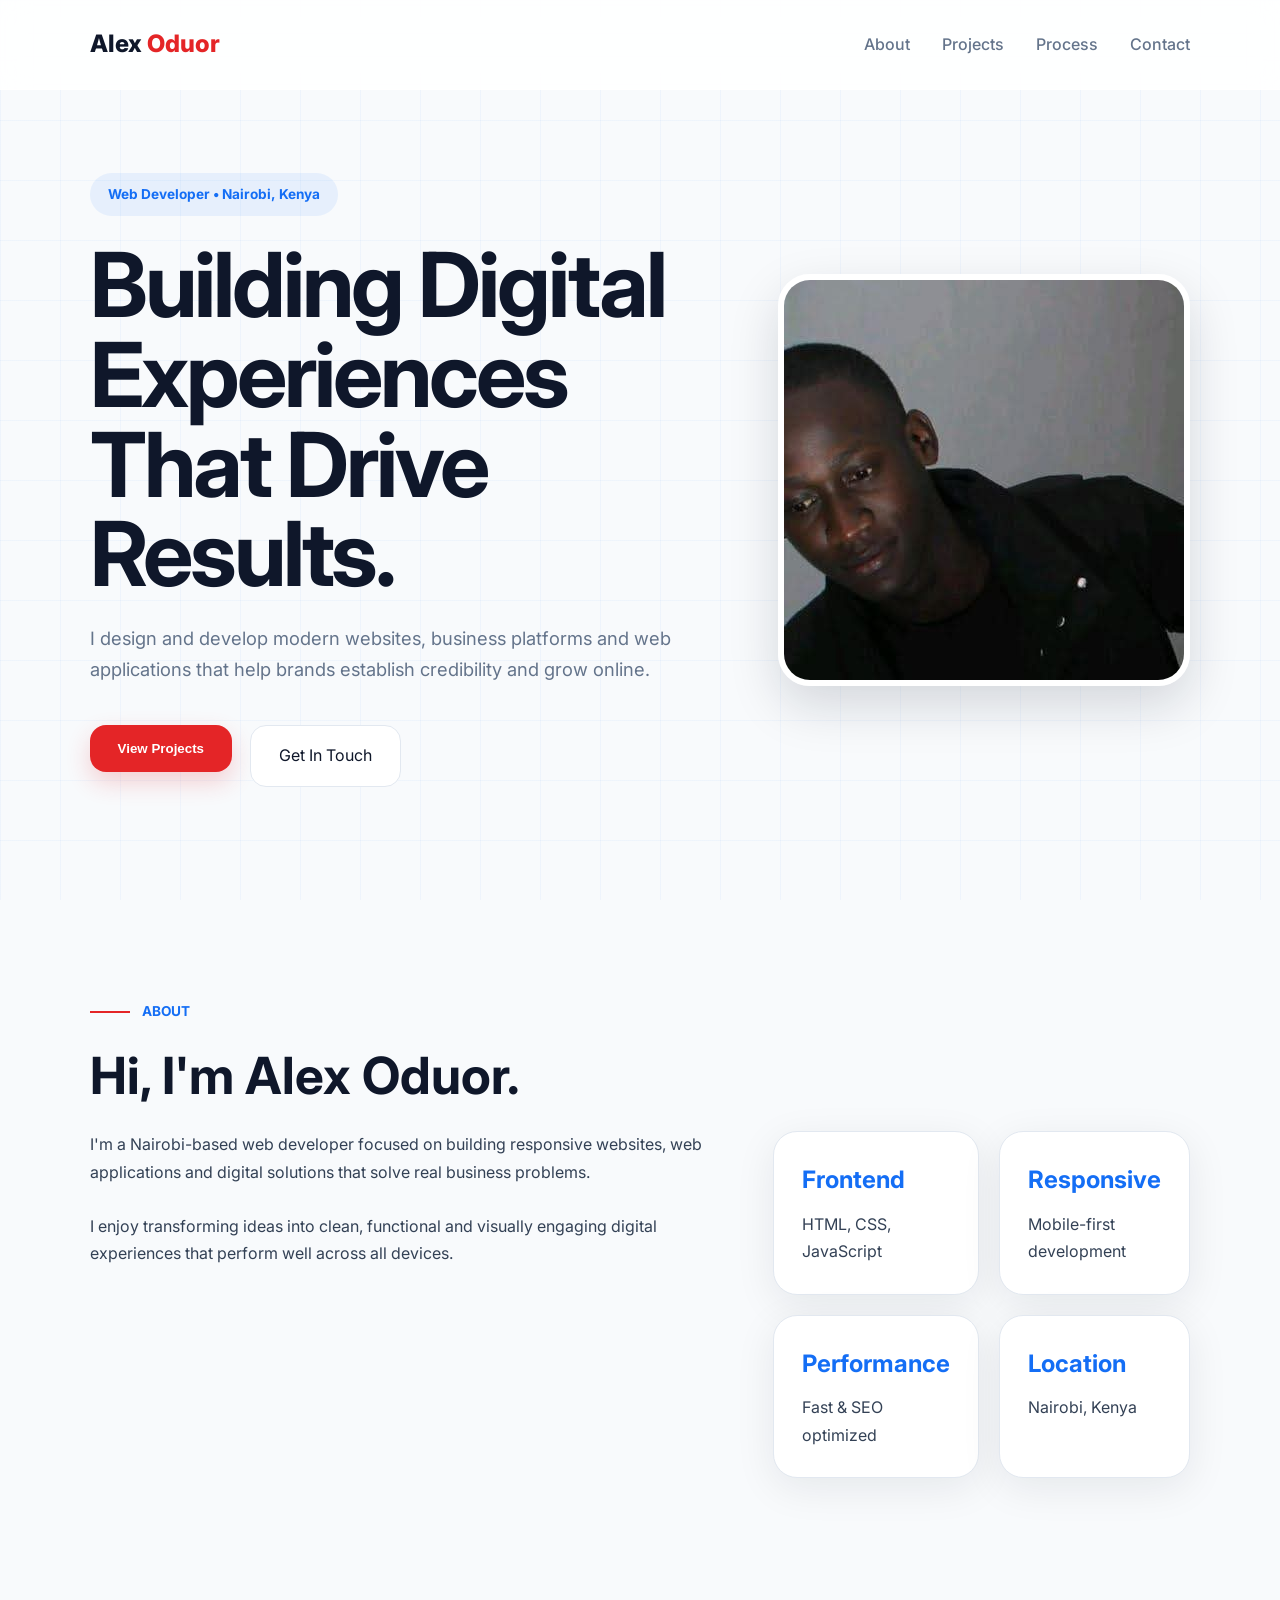
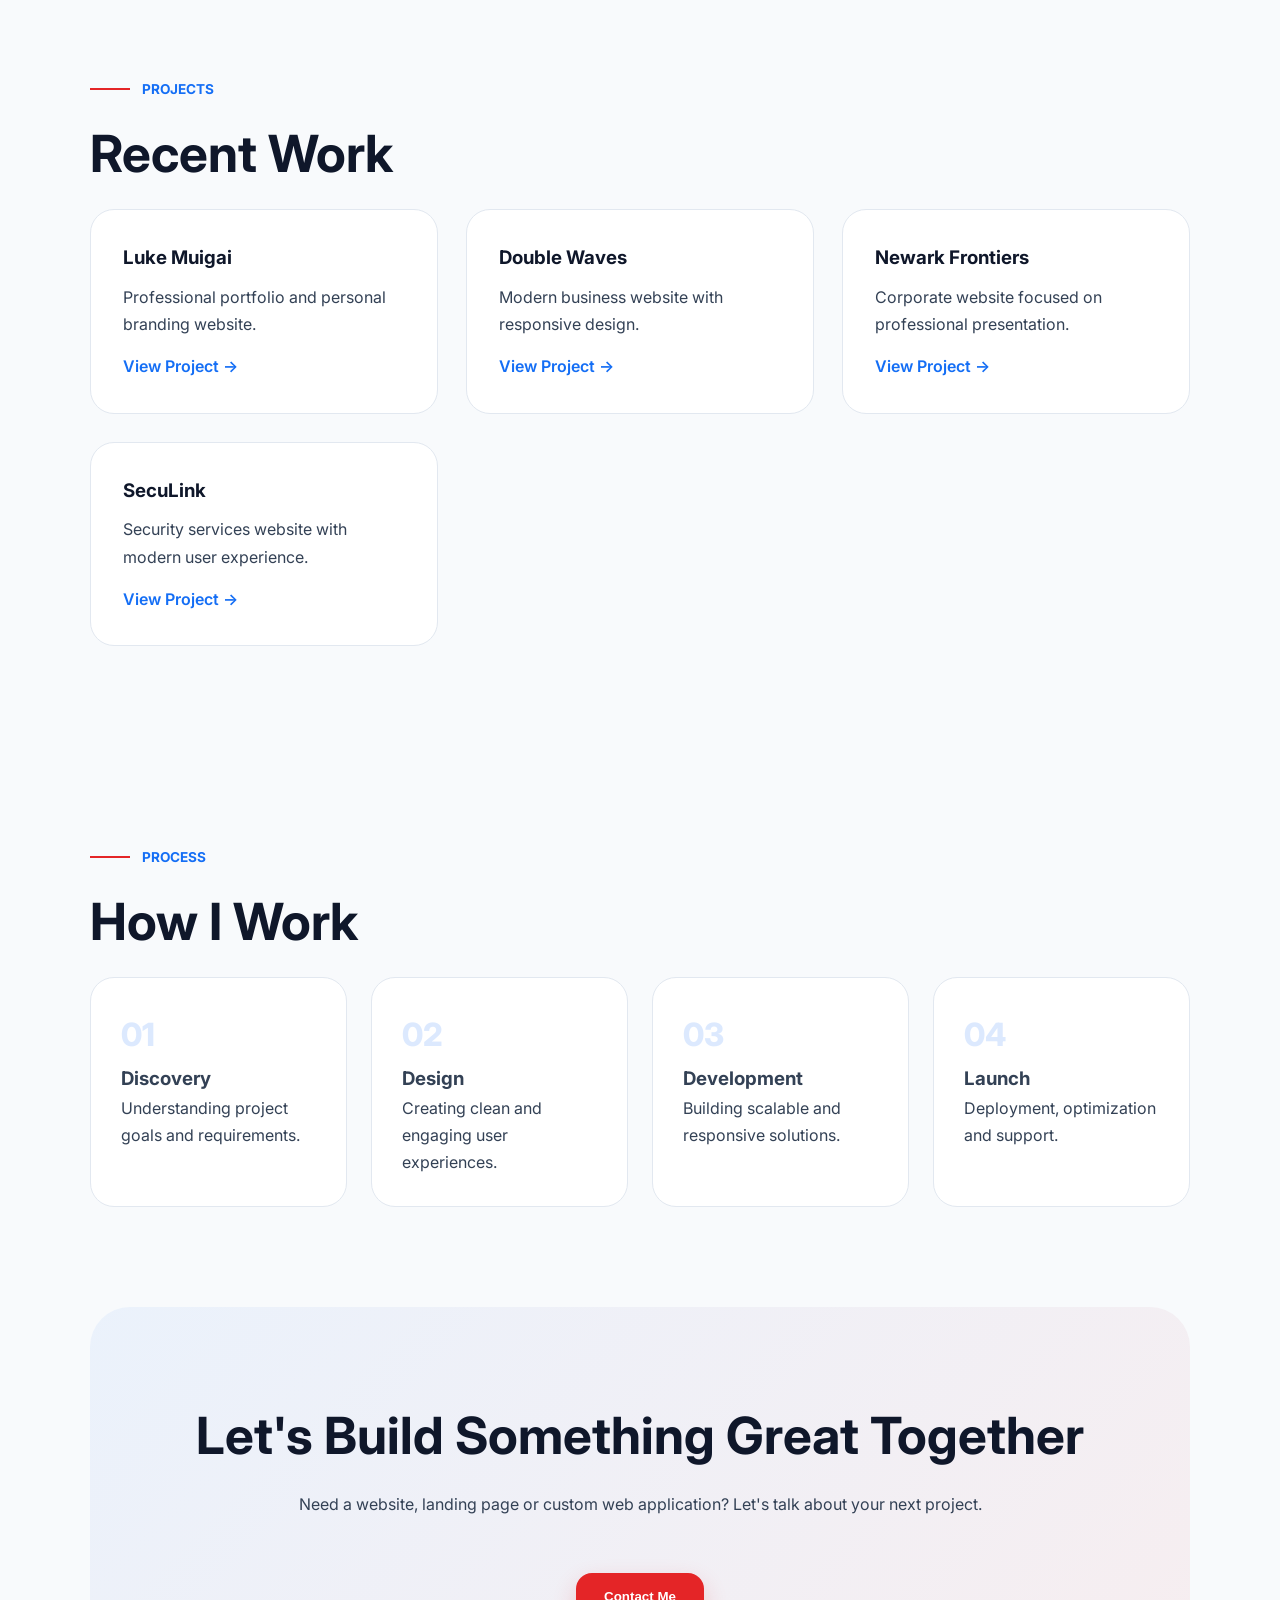
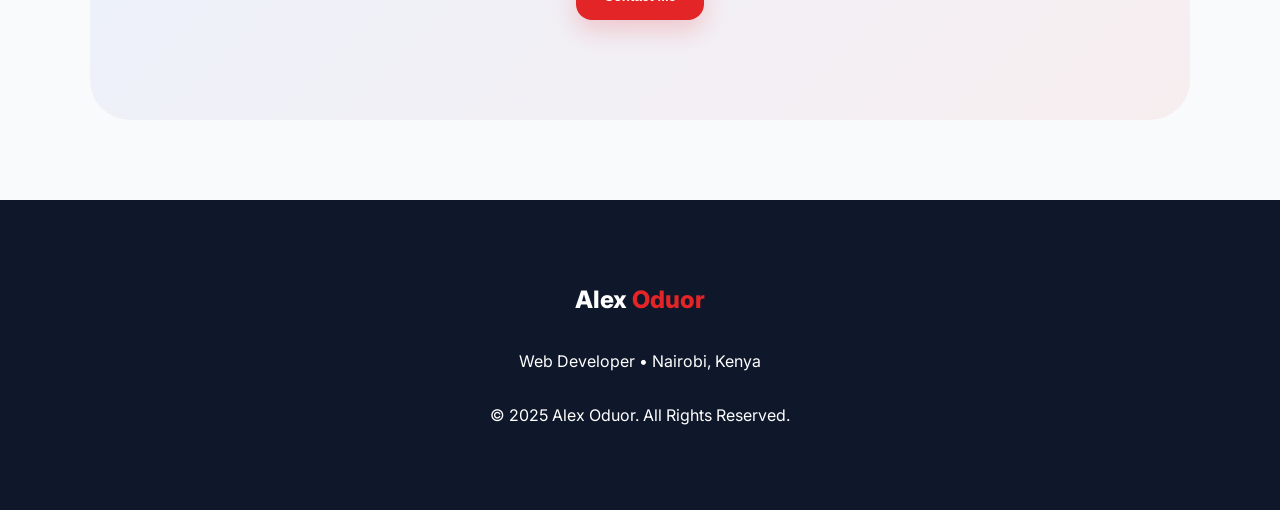
<file: profile.html>
<!DOCTYPE html>
<html lang="en">
<head>
<meta charset="UTF-8">
<meta name="viewport" content="width=device-width, initial-scale=1.0">

<title>Alex Oduor | Web Developer</title>

<meta name="description" content="Alex Oduor - Web Developer based in Nairobi, Kenya. Building modern websites, web applications and digital experiences.">

<link href="https://fonts.googleapis.com/css2?family=Inter:wght@300;400;500;600;700;800&display=swap" rel="stylesheet">

<style>

:root{
  --red:#E42527;
  --blue:#146EF5;
  --green:#19B36B;
  --yellow:#F4B400;

  --dark:#0F172A;
  --text:#334155;
  --light:#64748B;

  --bg:#F8FAFC;
  --white:#ffffff;

  --border:#E2E8F0;

  --radius:24px;

  --shadow:
  0 10px 40px rgba(15,23,42,.08);

  --transition:.35s cubic-bezier(.4,0,.2,1);
}

*{
  margin:0;
  padding:0;
  box-sizing:border-box;
}

html{
  scroll-behavior:smooth;
}

body{
  font-family:'Inter',sans-serif;
  background:var(--bg);
  color:var(--text);
  line-height:1.7;
  overflow-x:hidden;
}

/* HEADER */

header{
  position:fixed;
  top:0;
  left:0;
  width:100%;
  height:90px;
  display:flex;
  align-items:center;
  justify-content:space-between;
  padding:0 7%;
  backdrop-filter:blur(14px);
  background:rgba(255,255,255,.85);
  border-bottom:1px solid rgba(255,255,255,.4);
  z-index:1000;
}

.logo{
  font-size:1.5rem;
  font-weight:800;
  color:var(--dark);
}

.logo span{
  color:var(--red);
}

nav{
  display:flex;
  gap:2rem;
}

nav a{
  text-decoration:none;
  color:var(--light);
  font-weight:500;
  transition:var(--transition);
}

nav a:hover{
  color:var(--dark);
}

/* HERO */

.hero{
  min-height:100vh;
  display:flex;
  align-items:center;
  padding:140px 7% 80px;
  position:relative;
}

.hero-grid{
  position:absolute;
  inset:0;
  background-image:
  linear-gradient(rgba(20,110,245,.04) 1px, transparent 1px),
  linear-gradient(90deg, rgba(20,110,245,.04) 1px, transparent 1px);
  background-size:60px 60px;
}

.hero-content{
  width:100%;
  display:grid;
  grid-template-columns:1.2fr .8fr;
  gap:70px;
  align-items:center;
  position:relative;
  z-index:2;
}

.eyebrow{
  display:inline-flex;
  padding:10px 18px;
  border-radius:100px;
  background:rgba(20,110,245,.08);
  color:var(--blue);
  font-size:.85rem;
  font-weight:700;
  margin-bottom:24px;
}

.hero h1{
  font-size:clamp(3rem,7vw,6rem);
  line-height:1;
  letter-spacing:-3px;
  color:var(--dark);
  margin-bottom:24px;
}

.hero h2{
  font-size:1.15rem;
  color:var(--light);
  max-width:650px;
  margin-bottom:40px;
  font-weight:400;
}

.hero-actions{
  display:flex;
  gap:18px;
  flex-wrap:wrap;
}

.hero-image{
  display:flex;
  justify-content:center;
}

.hero-image img{
  width:100%;
  max-width:420px;
  border-radius:32px;
  border:6px solid white;
  box-shadow:0 20px 50px rgba(15,23,42,.15);
}

/* BUTTONS */

button{
  border:none;
  cursor:pointer;
  padding:16px 28px;
  border-radius:16px;
  background:var(--red);
  color:white;
  font-weight:600;
  transition:var(--transition);
  box-shadow:0 10px 25px rgba(228,37,39,.2);
}

button:hover{
  transform:translateY(-4px);
}

.ghost-btn{
  display:flex;
  align-items:center;
  justify-content:center;
  padding:16px 28px;
  border-radius:16px;
  border:1px solid var(--border);
  background:white;
  text-decoration:none;
  color:var(--dark);
}

/* SECTIONS */

section{
  padding:100px 7%;
}

.section-label{
  display:flex;
  align-items:center;
  gap:12px;
  margin-bottom:24px;
  color:var(--blue);
  font-size:.85rem;
  font-weight:700;
  text-transform:uppercase;
}

.section-label span{
  width:40px;
  height:2px;
  background:var(--red);
}

.section-title{
  font-size:clamp(2rem,4vw,3.5rem);
  line-height:1.1;
  color:var(--dark);
  margin-bottom:28px;
}

.container{
  display:grid;
  grid-template-columns:1.2fr .8fr;
  gap:60px;
}

.stats-grid{
  display:grid;
  grid-template-columns:1fr 1fr;
  gap:20px;
}

.stat-card{
  background:white;
  padding:28px;
  border-radius:var(--radius);
  border:1px solid var(--border);
  box-shadow:var(--shadow);
}

.stat-card h2{
  color:var(--blue);
  margin-bottom:10px;
}

/* PROJECTS */

.projects-grid{
  display:grid;
  grid-template-columns:repeat(auto-fit,minmax(280px,1fr));
  gap:28px;
}

.project-card{
  background:white;
  padding:32px;
  border-radius:var(--radius);
  border:1px solid var(--border);
  transition:var(--transition);
}

.project-card:hover{
  transform:translateY(-8px);
  box-shadow:var(--shadow);
}

.project-card h3{
  margin-bottom:10px;
  color:var(--dark);
}

.project-card a{
  display:inline-block;
  margin-top:15px;
  color:var(--blue);
  text-decoration:none;
  font-weight:600;
}

/* PROCESS */

.timeline{
  display:grid;
  grid-template-columns:repeat(auto-fit,minmax(220px,1fr));
  gap:24px;
}

.timeline-item{
  background:white;
  padding:30px;
  border-radius:var(--radius);
  border:1px solid var(--border);
}

.timeline-number{
  font-size:2rem;
  font-weight:800;
  color:rgba(20,110,245,.15);
}

/* CTA */

.cta{
  text-align:center;
  background:linear-gradient(
  135deg,
  rgba(20,110,245,.06),
  rgba(228,37,39,.06)
  );
  border-radius:40px;
  margin:0 7%;
}

/* CONTACT */

.contact{
  text-align:center;
}

.contact p{
  max-width:700px;
  margin:auto;
}

/* FOOTER */

footer{
  background:var(--dark);
  color:white;
  padding:80px 7%;
  text-align:center;
  margin-top:80px;
}

footer .logo{
  color:white;
}

/* MOBILE */

@media(max-width:900px){

  .hero-content,
  .container{
    grid-template-columns:1fr;
  }

  .hero-image{
    order:-1;
  }

  .stats-grid{
    grid-template-columns:1fr;
  }
}

@media(max-width:768px){

  header{
    padding:0 5%;
  }

  nav{
    display:none;
  }

  .hero{
    padding:140px 5% 80px;
  }

  section{
    padding:80px 5%;
  }

  .hero-actions{
    flex-direction:column;
  }

  .hero-image img{
    max-width:280px;
  }

  .cta{
    margin:0 5%;
  }
}

</style>
</head>

<body>

<header>

<div class="logo">
Alex <span>Oduor</span>
</div>

<nav>
<a href="#about">About</a>
<a href="#projects">Projects</a>
<a href="#process">Process</a>
<a href="#contact">Contact</a>
</nav>

</header>

<section class="hero">

<div class="hero-grid"></div>

<div class="hero-content">

<div>

<div class="eyebrow">
Web Developer • Nairobi, Kenya
</div>

<h1>
Building Digital Experiences That Drive Results.
</h1>

<h2>
I design and develop modern websites, business platforms and web applications that help brands establish credibility and grow online.
</h2>

<div class="hero-actions">

<a href="#projects">
<button>View Projects</button>
</a>

<a href="#contact" class="ghost-btn">
Get In Touch
</a>

</div>

</div>

<div class="hero-image">
<img src="assets/alex.jpeg" alt="Alex Oduor">
</div>

</div>

</section>

<section id="about">

<div class="section-label">
<span></span>
About
</div>

<h1 class="section-title">
Hi, I'm Alex Oduor.
</h1>

<div class="container">

<div>

<p>
I'm a Nairobi-based web developer focused on building responsive websites, web applications and digital solutions that solve real business problems.
</p>

<br>

<p>
I enjoy transforming ideas into clean, functional and visually engaging digital experiences that perform well across all devices.
</p>

</div>

<div class="stats-grid">

<div class="stat-card">
<h2>Frontend</h2>
<p>HTML, CSS, JavaScript</p>
</div>

<div class="stat-card">
<h2>Responsive</h2>
<p>Mobile-first development</p>
</div>

<div class="stat-card">
<h2>Performance</h2>
<p>Fast & SEO optimized</p>
</div>

<div class="stat-card">
<h2>Location</h2>
<p>Nairobi, Kenya</p>
</div>

</div>

</div>

</section>

<section id="projects">

<div class="section-label">
<span></span>
Projects
</div>

<h1 class="section-title">
Recent Work
</h1>

<div class="projects-grid">

<div class="project-card">
<h3>Luke Muigai</h3>
<p>Professional portfolio and personal branding website.</p>
<a href="https://lukemuigai.pages.dev" target="_blank">View Project →</a>
</div>

<div class="project-card">
<h3>Double Waves</h3>
<p>Modern business website with responsive design.</p>
<a href="https://doublewaves.pages.dev" target="_blank">View Project →</a>
</div>

<div class="project-card">
<h3>Newark Frontiers</h3>
<p>Corporate website focused on professional presentation.</p>
<a href="https://newark-frontiers.vercel.app" target="_blank">View Project →</a>
</div>

<div class="project-card">
<h3>SecuLink</h3>
<p>Security services website with modern user experience.</p>
<a href="https://seculink-website.netlify.app" target="_blank">View Project →</a>
</div>

</div>

</section>

<section id="process">

<div class="section-label">
<span></span>
Process
</div>

<h1 class="section-title">
How I Work
</h1>

<div class="timeline">

<div class="timeline-item">
<div class="timeline-number">01</div>
<h3>Discovery</h3>
<p>Understanding project goals and requirements.</p>
</div>

<div class="timeline-item">
<div class="timeline-number">02</div>
<h3>Design</h3>
<p>Creating clean and engaging user experiences.</p>
</div>

<div class="timeline-item">
<div class="timeline-number">03</div>
<h3>Development</h3>
<p>Building scalable and responsive solutions.</p>
</div>

<div class="timeline-item">
<div class="timeline-number">04</div>
<h3>Launch</h3>
<p>Deployment, optimization and support.</p>
</div>

</div>

</section>

<section id="contact" class="cta">

<h1 class="section-title">
Let's Build Something Great Together
</h1>

<p>
Need a website, landing page or custom web application?
Let's talk about your next project.
</p>

<br><br>

<a href="mailto:alexoduor.dev@gmail.com">
<button>Contact Me</button>
</a>

</section>

<footer>

<div class="logo">
Alex <span>Oduor</span>
</div>

<br>

<p>
Web Developer • Nairobi, Kenya
</p>

<br>

<p>
© 2025 Alex Oduor. All Rights Reserved.
</p>

</footer>

</body>
</html>
</file>
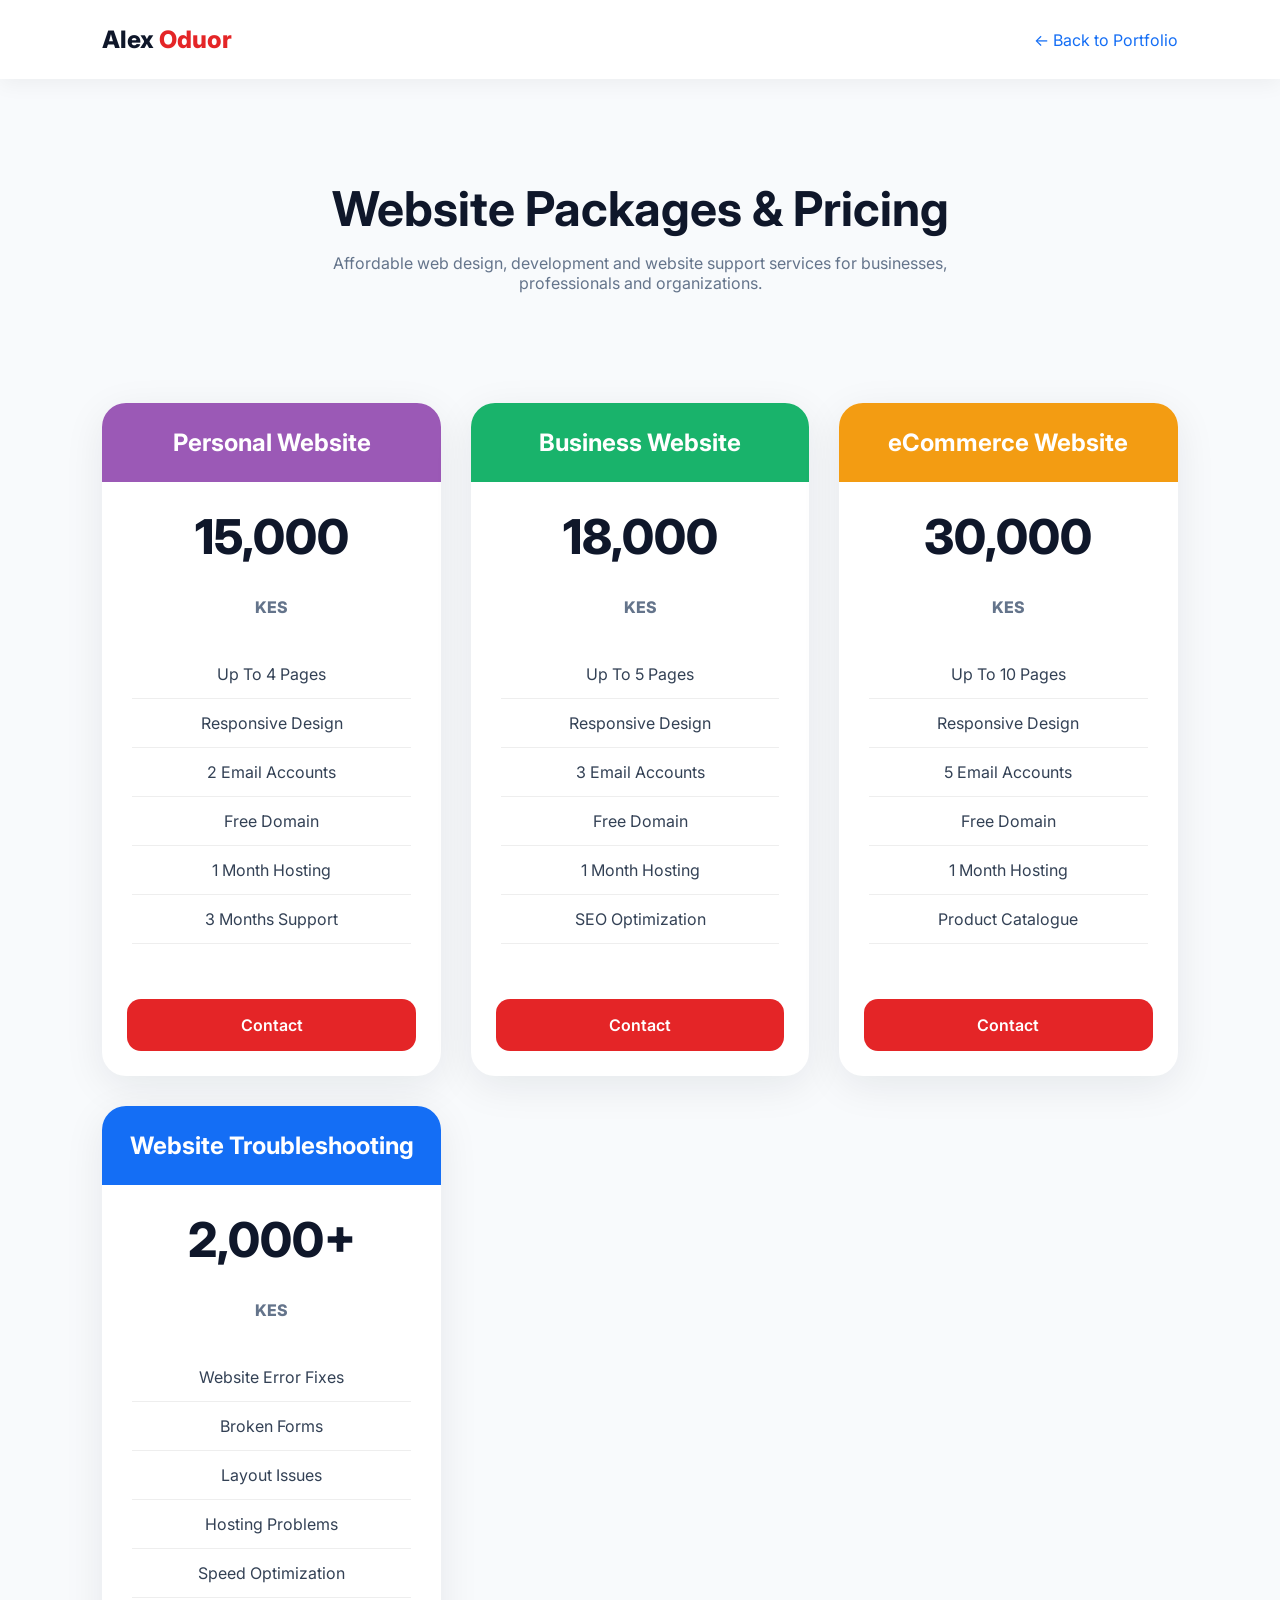
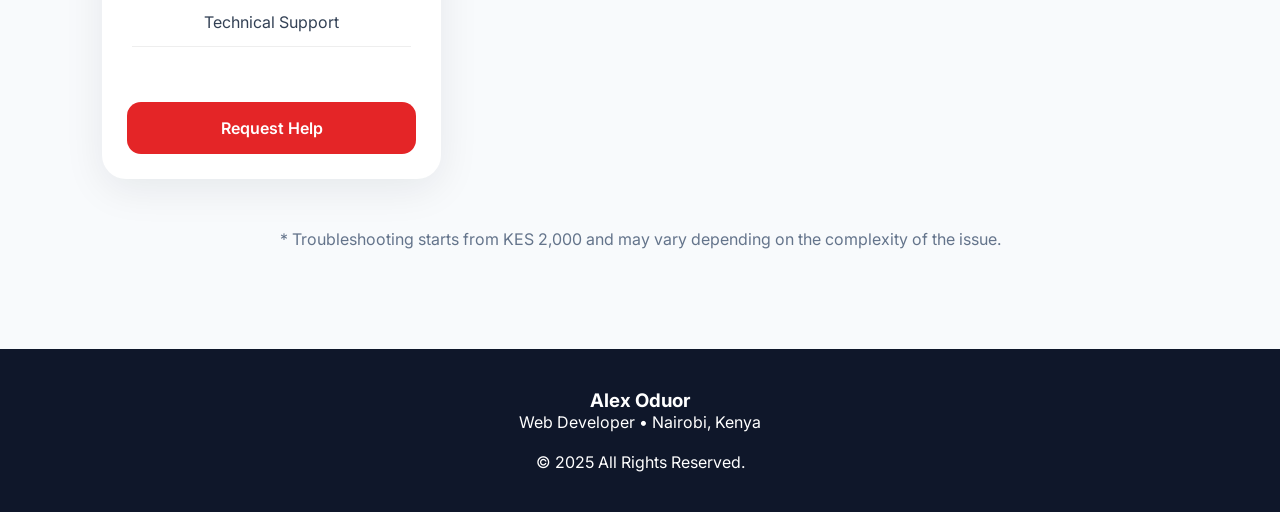
<file: quote.html>
<!DOCTYPE html>
<html lang="en">
<head>
<meta charset="UTF-8">
<meta name="viewport" content="width=device-width, initial-scale=1.0">

<title>Quotes & Pricing | Alex Oduor</title>

<link href="https://fonts.googleapis.com/css2?family=Inter:wght@300;400;500;600;700;800&display=swap" rel="stylesheet">

<style>

:root{
  --red:#E42527;
  --blue:#146EF5;
  --green:#19B36B;
  --yellow:#F4B400;
  --dark:#0F172A;
  --light:#64748B;
  --bg:#F8FAFC;
  --border:#E2E8F0;
  --shadow:0 10px 40px rgba(15,23,42,.08);
}

*{
  margin:0;
  padding:0;
  box-sizing:border-box;
}

body{
  font-family:'Inter',sans-serif;
  background:var(--bg);
  color:#334155;
}

header{

  background:white;

  padding:25px 8%;

  display:flex;

  justify-content:space-between;

  align-items:center;

  box-shadow:0 5px 20px rgba(0,0,0,.05);
}

.logo{

  font-size:1.5rem;

  font-weight:800;

  color:var(--dark);
}

.logo span{
  color:var(--red);
}

.hero{

  text-align:center;

  padding:100px 20px 60px;
}

.hero h1{

  font-size:3rem;

  color:var(--dark);

  margin-bottom:15px;
}

.hero p{

  max-width:700px;

  margin:auto;

  color:var(--light);
}

.pricing{

  padding:50px 8% 100px;
}

.pricing-grid{

  display:grid;

  grid-template-columns:
  repeat(auto-fit,minmax(280px,1fr));

  gap:30px;
}

.card{

  background:white;

  border-radius:24px;

  overflow:hidden;

  box-shadow:var(--shadow);

  transition:.3s;
}

.card:hover{

  transform:translateY(-10px);
}

.card-header{

  color:white;

  text-align:center;

  padding:25px;
}

.personal .card-header{
  background:#9B59B6;
}

.business .card-header{
  background:#19B36B;
}

.ecommerce .card-header{
  background:#F39C12;
}

.support .card-header{
  background:#146EF5;
}

.price{

  font-size:3rem;

  font-weight:800;

  color:var(--dark);

  text-align:center;

  padding:25px 0;
}

.price span{

  font-size:1rem;

  color:var(--light);
}

.features{

  list-style:none;

  padding:0 30px 30px;
}

.features li{

  padding:14px 0;

  border-bottom:1px solid #eee;

  text-align:center;
}

.btn{

  display:block;

  margin:25px;

  padding:16px;

  text-align:center;

  text-decoration:none;

  background:var(--red);

  color:white;

  border-radius:14px;

  font-weight:600;
}

.note{

  text-align:center;

  margin-top:50px;

  color:var(--light);
}

footer{

  background:var(--dark);

  color:white;

  text-align:center;

  padding:40px;
}

</style>
</head>
<body>

<header>

<div class="logo">
Alex <span>Oduor</span>
</div>

<a href="profile.html" style="text-decoration:none;color:#146EF5;">
← Back to Portfolio
</a>

</header>

<section class="hero">

<h1>
Website Packages & Pricing
</h1>

<p>
Affordable web design, development and website support services for businesses, professionals and organizations.
</p>

</section>

<section class="pricing">

<div class="pricing-grid">

<div class="card personal">

<div class="card-header">
<h2>Personal Website</h2>
</div>

<div class="price">
15,000
<br>
<span>KES</span>
</div>

<ul class="features">
<li>Up To 4 Pages</li>
<li>Responsive Design</li>
<li>2 Email Accounts</li>
<li>Free Domain</li>
<li>1 Month Hosting</li>
<li>3 Months Support</li>
</ul>

<a href="mailto:alexoduor.dev@gmail.com" class="btn">
Contact
</a>

</div>

<div class="card business">

<div class="card-header">
<h2>Business Website</h2>
</div>

<div class="price">
18,000
<br>
<span>KES</span>
</div>

<ul class="features">
<li>Up To 5 Pages</li>
<li>Responsive Design</li>
<li>3 Email Accounts</li>
<li>Free Domain</li>
<li>1 Month Hosting</li>
<li>SEO Optimization</li>
</ul>

<a href="mailto:alexoduor.dev@gmail.com" class="btn">
Contact
</a>

</div>

<div class="card ecommerce">

<div class="card-header">
<h2>eCommerce Website</h2>
</div>

<div class="price">
30,000
<br>
<span>KES</span>
</div>

<ul class="features">
<li>Up To 10 Pages</li>
<li>Responsive Design</li>
<li>5 Email Accounts</li>
<li>Free Domain</li>
<li>1 Month Hosting</li>
<li>Product Catalogue</li>
</ul>

<a href="mailto:alexoduor.dev@gmail.com" class="btn">
Contact
</a>

</div>

<div class="card support">

<div class="card-header">
<h2>Website Troubleshooting</h2>
</div>

<div class="price">
2,000+
<br>
<span>KES</span>
</div>

<ul class="features">
<li>Website Error Fixes</li>
<li>Broken Forms</li>
<li>Layout Issues</li>
<li>Hosting Problems</li>
<li>Speed Optimization</li>
<li>Technical Support</li>
</ul>

<a href="mailto:alexoduor.dev@gmail.com" class="btn">
Request Help
</a>

</div>

</div>

<div class="note">

<p>
* Troubleshooting starts from KES 2,000 and may vary depending on the complexity of the issue.
</p>

</div>

</section>

<footer>

<h3>Alex Oduor</h3>

<p>Web Developer • Nairobi, Kenya</p>

<br>

<p>
© 2025 All Rights Reserved.
</p>

</footer>

</body>
</html>
</file>
